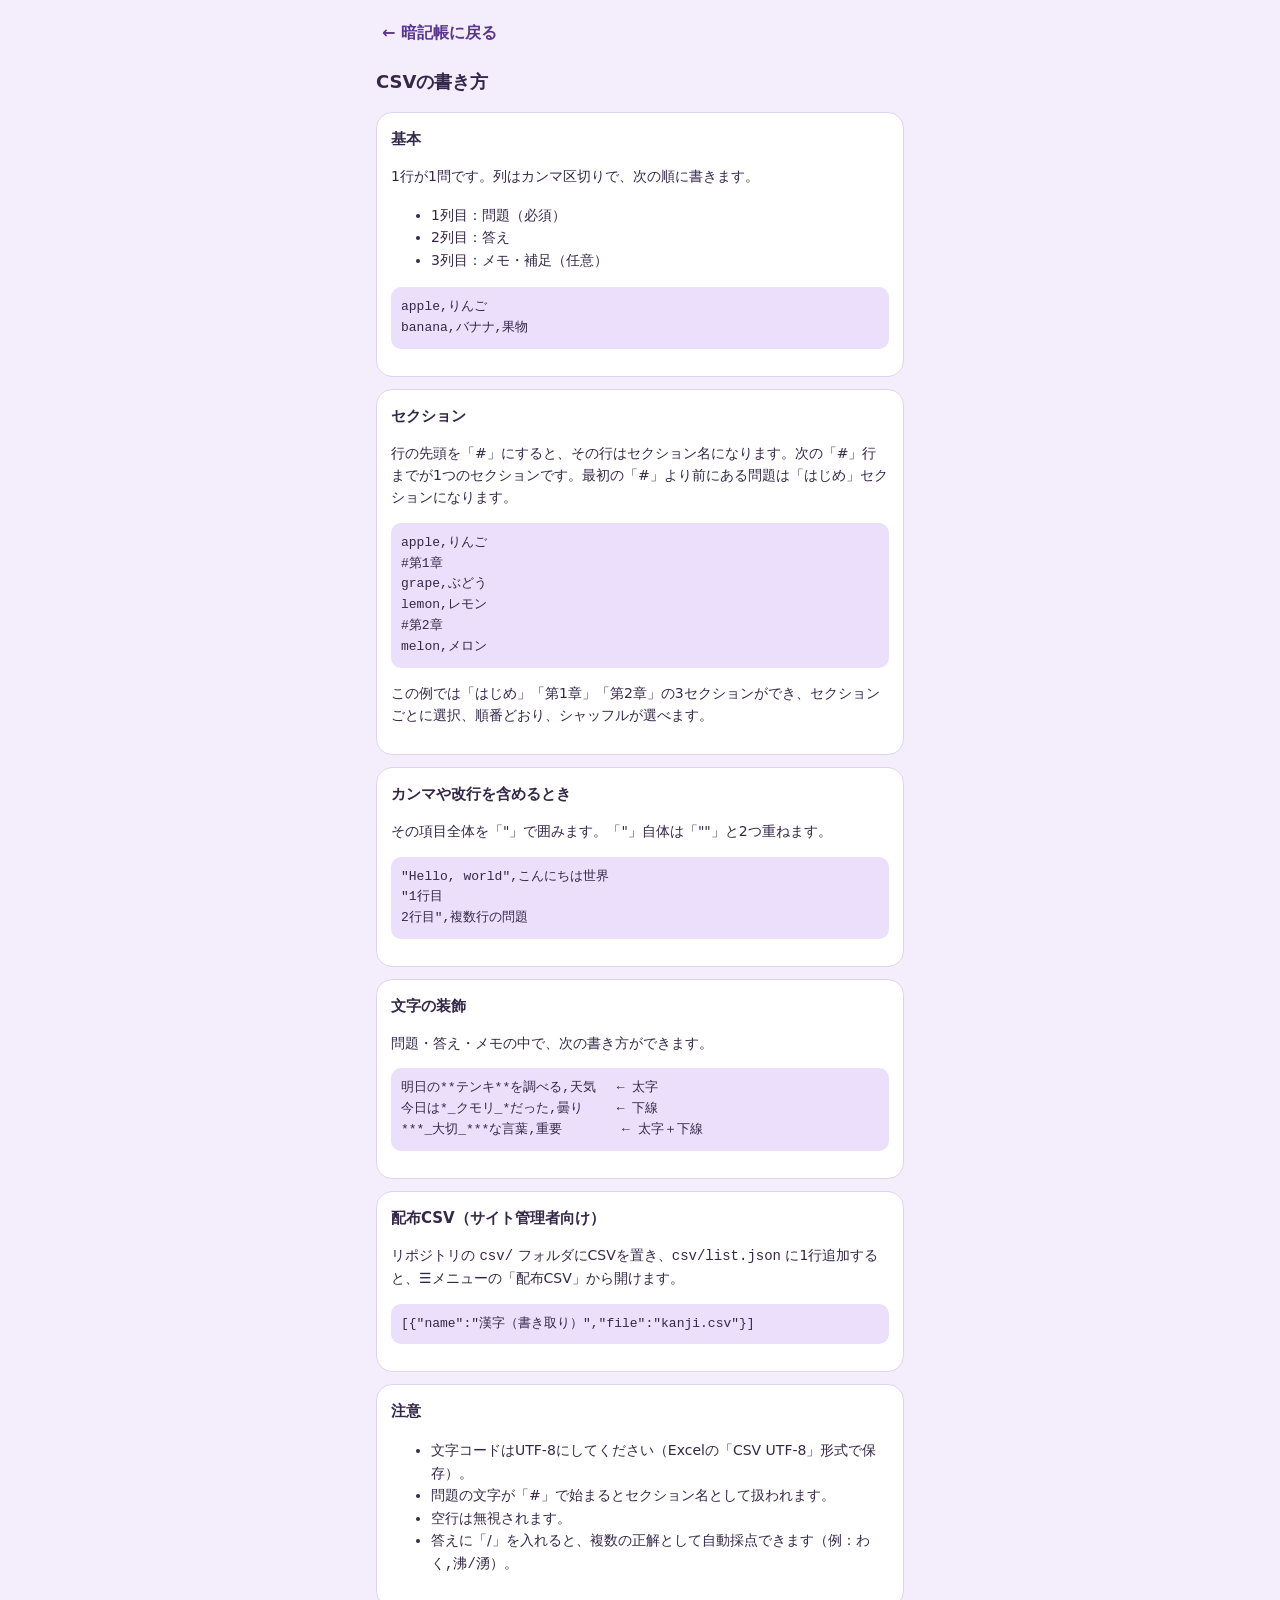
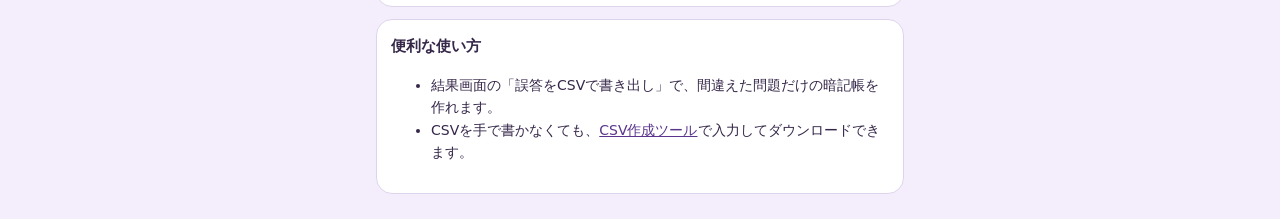
<file: csv-guide.html>
<!DOCTYPE html>
<html lang="ja">
<head>
<meta charset="utf-8">
<meta name="viewport" content="width=device-width, initial-scale=1, viewport-fit=cover">
<title>CSVの書き方 - 暗記帳</title>
<link rel="icon" href="icon.svg" type="image/svg+xml">
<link rel="stylesheet" href="common.css">
</head>
<body>
<div class="wrap guide">
  <div class="bar2"><a class="lk" href="index.html" style="text-decoration:none">← 暗記帳に戻る</a></div>
  <h2>CSVの書き方</h2>
  <div class="card"><h3>基本</h3>
    <p>1行が1問です。列はカンマ区切りで、次の順に書きます。</p>
    <ul><li>1列目：問題（必須）</li><li>2列目：答え</li><li>3列目：メモ・補足（任意）</li></ul>
<pre>apple,りんご
banana,バナナ,果物</pre></div>
  <div class="card"><h3>セクション</h3>
    <p>行の先頭を「#」にすると、その行はセクション名になります。次の「#」行までが1つのセクションです。最初の「#」より前にある問題は「はじめ」セクションになります。</p>
<pre>apple,りんご
#第1章
grape,ぶどう
lemon,レモン
#第2章
melon,メロン</pre>
    <p>この例では「はじめ」「第1章」「第2章」の3セクションができ、セクションごとに選択、順番どおり、シャッフルが選べます。</p></div>
  <div class="card"><h3>カンマや改行を含めるとき</h3>
    <p>その項目全体を「"」で囲みます。「"」自体は「""」と2つ重ねます。</p>
<pre>"Hello, world",こんにちは世界
"1行目
2行目",複数行の問題</pre></div>
  <div class="card"><h3>文字の装飾</h3>
    <p>問題・答え・メモの中で、次の書き方ができます。</p>
<pre>明日の**テンキ**を調べる,天気 　← 太字
今日は*_クモリ_*だった,曇り 　　← 下線
***_大切_***な言葉,重要 　　　　← 太字＋下線</pre></div>
  <div class="card"><h3>配布CSV（サイト管理者向け）</h3>
    <p>リポジトリの <code>csv/</code> フォルダにCSVを置き、<code>csv/list.json</code> に1行追加すると、☰メニューの「配布CSV」から開けます。</p>
<pre>[{"name":"漢字（書き取り）","file":"kanji.csv"}]</pre></div>
  <div class="card"><h3>注意</h3>
    <ul><li>文字コードはUTF-8にしてください（Excelの「CSV UTF-8」形式で保存）。</li>
    <li>問題の文字が「#」で始まるとセクション名として扱われます。</li>
    <li>空行は無視されます。</li>
    <li>答えに「/」を入れると、複数の正解として自動採点できます（例：<code>わく,沸/湧</code>）。</li></ul></div>
  <div class="card"><h3>便利な使い方</h3>
    <ul><li>結果画面の「誤答をCSVで書き出し」で、間違えた問題だけの暗記帳を作れます。</li>
    <li>CSVを手で書かなくても、<a href="editor.html" style="color:var(--lk)">CSV作成ツール</a>で入力してダウンロードできます。</li></ul></div>
</div>
<script src="common.js"></script>
</body>
</html>
</file>
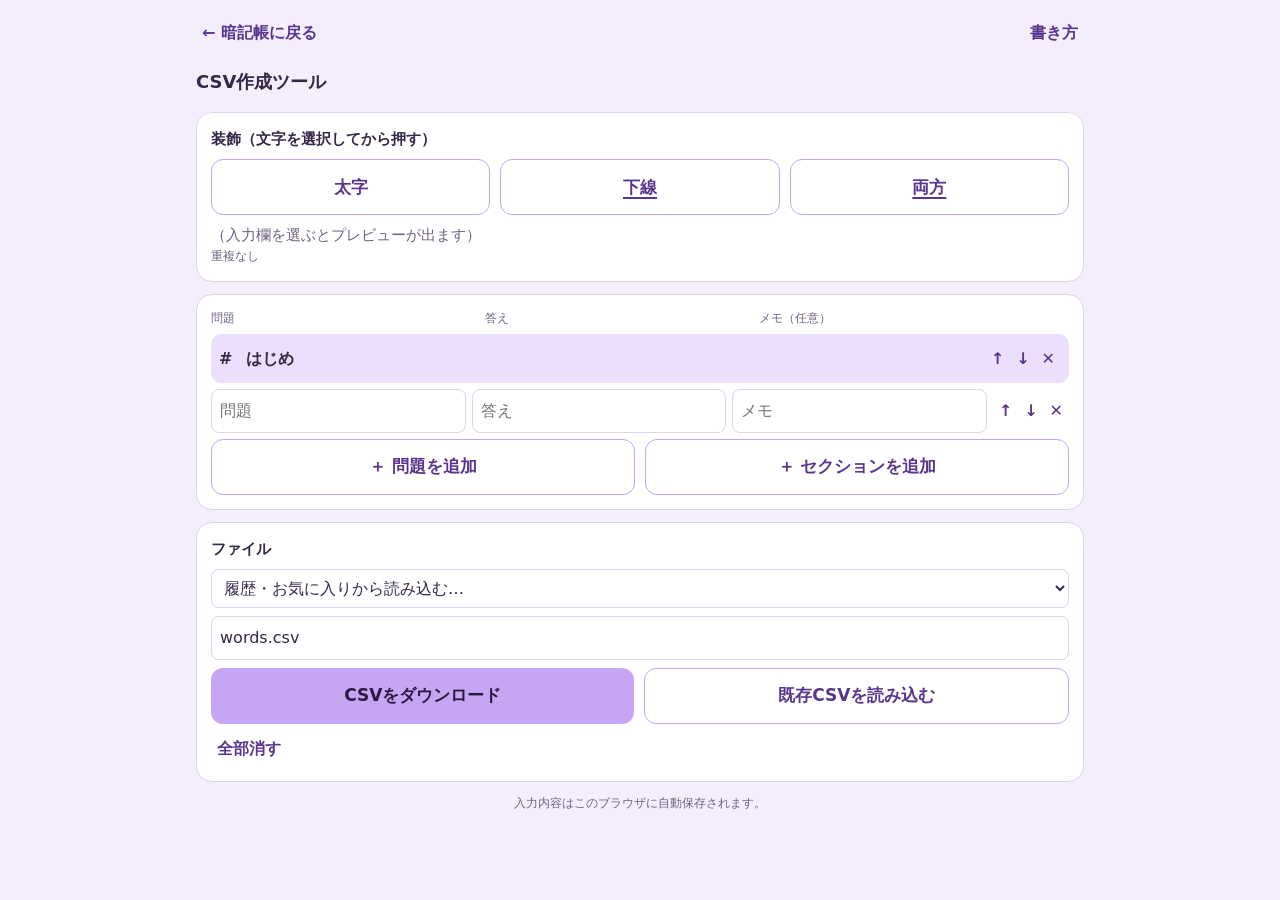
<file: editor.html>
<!DOCTYPE html>
<html lang="ja">
<head>
<meta charset="utf-8">
<meta name="viewport" content="width=device-width, initial-scale=1, viewport-fit=cover">
<title>CSV作成ツール - 暗記帳</title>
<link rel="icon" href="icon.svg" type="image/svg+xml">
<link rel="stylesheet" href="common.css">
</head>
<body>
<div class="wrap wide">
  <div class="bar2"><a class="lk" href="index.html" style="text-decoration:none">← 暗記帳に戻る</a><a class="lk" href="csv-guide.html" style="text-decoration:none">書き方</a></div>
  <h2>CSV作成ツール</h2>
  <div class="card"><h3>装飾（文字を選択してから押す）</h3>
    <div class="btns" style="flex-wrap:wrap"><button class="btn ghost" data-w="**" style="width:auto;flex:1"><b>太字</b></button><button class="btn ghost" data-w="*_" style="width:auto;flex:1"><u>下線</u></button><button class="btn ghost" data-w="***_" style="width:auto;flex:1"><b><u>両方</u></b></button></div>
    <div id="prev" class="hint" style="text-align:left">（入力欄を選ぶとプレビューが出ます）</div>
    <div id="dup" class="hint" style="text-align:left"></div></div>
  <div class="card">
    <div class="erow ehead" style="font-size:12px;color:var(--sub)"><span>問題</span><span>答え</span><span>メモ（任意）</span><span style="width:36px"></span></div>
    <div id="rows"></div>
    <div class="btns"><button class="btn ghost" id="addC">＋ 問題を追加</button><button class="btn ghost" id="addS">＋ セクションを追加</button></div>
  </div>
  <div class="card"><h3>ファイル</h3>
    <select id="libSel" style="margin-bottom:8px"></select>
    <input type="text" id="fname" value="words.csv" aria-label="ファイル名">
    <div class="btns" style="margin-top:8px"><button class="btn" id="dl">CSVをダウンロード</button>
    <label class="btn ghost">既存CSVを読み込む<input type="file" id="imp" accept=".csv,.txt" hidden></label></div>
    <button class="lk" id="clr" style="margin-top:6px">全部消す</button>
  </div>
  <p class="hint">入力内容はこのブラウザに自動保存されます。</p>
</div>
<script src="common.js"></script>
<script>
const $=id=>document.getElementById(id);
const fmt=t=>esc(t).replace(/\*_(.+?)_\*/g,'<u>$1</u>').replace(/\*\*(.+?)\*\*/g,'<b>$1</b>');
let lastIn=null;
const esc=s=>String(s).replace(/[&<>"]/g,c=>({'&':'&amp;','<':'&lt;','>':'&gt;','"':'&quot;'}[c]));
let rows=S.get('editor',[{t:'s',q:'はじめ'},{t:'c',q:'',a:'',m:''}]);
const save=()=>S.set('editor',rows);
function render(){setTimeout(chk,0);$('rows').innerHTML=rows.map((r,i)=>r.t=='s'
 ?`<div class="erow sec"><b>#</b><input data-i="${i}" data-k="q" value="${esc(r.q)}" placeholder="セクション名"><span class="ebt"><button class="lk" data-u="${i}" aria-label="上へ">↑</button><button class="lk" data-v="${i}" aria-label="下へ">↓</button><button class="lk" data-d="${i}" aria-label="削除">✕</button></span></div>`
 :`<div class="erow c" data-i="${i}"><input data-i="${i}" data-k="q" value="${esc(r.q)}" placeholder="問題"><input data-i="${i}" data-k="a" value="${esc(r.a)}" placeholder="答え"><input data-i="${i}" data-k="m" value="${esc(r.m)}" placeholder="メモ"><span class="ebt"><button class="lk" data-u="${i}" aria-label="上へ">↑</button><button class="lk" data-v="${i}" aria-label="下へ">↓</button><button class="lk" data-d="${i}" aria-label="削除">✕</button></span></div>`).join('')}
$('rows').oninput=e=>{const d=e.target.dataset;if(d.i==null)return;rows[d.i][d.k]=e.target.value;save();chk();prev(d.i)};
$('rows').onclick=e=>{const d=e.target.dataset;let i;
  if(d.d!=null)rows.splice(+d.d,1);
  else if(d.u!=null&&+d.u>0){i=+d.u;[rows[i-1],rows[i]]=[rows[i],rows[i-1]]}
  else if(d.v!=null&&+d.v<rows.length-1){i=+d.v;[rows[i+1],rows[i]]=[rows[i],rows[i+1]]}
  else return;save();render()};
function add(r){rows.push(r);save();render();const els=$('rows').querySelectorAll('input');els[els.length-(r.t=='s'?1:3)].focus()}
$('addC').onclick=()=>add({t:'c',q:'',a:'',m:''});$('addS').onclick=()=>add({t:'s',q:''});
$('dl').onclick=()=>{const out=[];rows.forEach(r=>{if(r.t=='s')out.push(['#'+r.q.trim()]);else if(r.q.trim()||r.a.trim())out.push(r.m.trim()?[r.q.trim(),r.a.trim(),r.m.trim()]:[r.q.trim(),r.a.trim()])});
 let n=$('fname').value.trim()||'words.csv';if(!/\.csv$/i.test(n))n+='.csv';download(n,toCSV(out))};
function loadText(t,name){rows=parseCSV(t).filter(r=>(r[0]||'').trim()||(r[1]||'').trim()).map(r=>{const a=(r[0]||'').trim();return a.startsWith('#')?{t:'s',q:a.slice(1).trim()}:{t:'c',q:a,a:(r[1]||'').trim(),m:(r[2]||'').trim()}});$('fname').value=name;save();render()}
$('imp').onchange=async e=>{const f=e.target.files[0];if(!f)return;loadText(await f.text(),f.name);e.target.value=''};
const L=S.get('lib',[]);$('libSel').innerHTML='<option value="">履歴・お気に入りから読み込む…</option>'+L.map((x,i)=>`<option value="${i}">${x.fav?'★ ':''}${esc(x.name)}</option>`).join('');
$('libSel').onchange=e=>{const x=L[+e.target.value];if(x&&confirm('現在の編集内容を置き換えますか？'))loadText(x.text,x.name);e.target.value=''};
function prev(i){const r=rows[i];if(!r)return;$('prev').innerHTML=r.t=='s'?`<b>#${esc(r.q)}</b>`:`${fmt(r.q)} → ${fmt(r.a)}${r.m?' <small>（'+fmt(r.m)+'）</small>':''}`}
function chk(){const m={};rows.forEach(r=>{const q=r.t=='c'&&r.q.trim();if(q)m[q]=(m[q]||0)+1});let n=0;document.querySelectorAll('#rows .erow.c').forEach(el=>{const q=rows[el.dataset.i].q.trim(),d=q&&m[q]>1;el.classList.toggle('dup',!!d);if(d)n++});$('dup').textContent=n?`⚠ 同じ問題が重複しています（${n}行・赤枠）`:'重複なし'}
$('rows').addEventListener('focusin',e=>{if(e.target.dataset.i!=null){lastIn=e.target;prev(e.target.dataset.i)}});
document.querySelectorAll('[data-w]').forEach(b=>{b.onmousedown=e=>e.preventDefault();b.onclick=()=>{const el=lastIn;if(!el)return alert('入力欄を選んでから押してください');const s=el.selectionStart,t=el.selectionEnd;if(s==t)return alert('装飾したい文字を選択してから押してください');const w=b.dataset.w,c={'**':'**','*_':'_*','***_':'_***'}[w],v=el.value;el.value=v.slice(0,s)+w+v.slice(s,t)+c+v.slice(t);rows[el.dataset.i][el.dataset.k]=el.value;save();prev(el.dataset.i)}});
$('clr').onclick=()=>{if(confirm('入力内容をすべて消しますか？')){rows=[{t:'c',q:'',a:'',m:''}];save();render()}};
render();chk();
</script>
</body>
</html>
</file>
<file: common.css>
:root{--h:265;--bg:hsl(var(--h) 70% 96%);--sf:#fff;--ink:hsl(var(--h) 30% 22%);--sub:hsl(var(--h) 15% 45%);--ln:hsl(var(--h) 40% 88%);--pri:hsl(var(--h) 75% 80%);--soft:hsl(var(--h) 80% 93%);--on:hsl(var(--h) 45% 18%);--lk:hsl(var(--h) 45% 38%);--ok:hsl(150 55% 76%);--ng:hsl(355 85% 83%);color-scheme:light;box-sizing:border-box;padding-top:env(safe-area-inset-top,0px);padding-bottom:env(safe-area-inset-bottom,0px)}
:root[data-p=pink]{--h:340}:root[data-p=peach]{--h:22}:root[data-p=lemon]{--h:48}:root[data-p=mint]{--h:150}:root[data-p=sky]{--h:205}:root[data-p=lavender]{--h:265}
:root[data-m=dark]{--bg:hsl(var(--h) 22% 13%);--sf:hsl(var(--h) 20% 19%);--ink:hsl(var(--h) 40% 93%);--sub:hsl(var(--h) 20% 72%);--ln:hsl(var(--h) 18% 28%);--pri:hsl(var(--h) 55% 72%);--soft:hsl(var(--h) 22% 25%);--lk:hsl(var(--h) 70% 82%);color-scheme:dark}
@media(prefers-color-scheme:dark){:root[data-m=auto]{--bg:hsl(var(--h) 22% 13%);--sf:hsl(var(--h) 20% 19%);--ink:hsl(var(--h) 40% 93%);--sub:hsl(var(--h) 20% 72%);--ln:hsl(var(--h) 18% 28%);--pri:hsl(var(--h) 55% 72%);--soft:hsl(var(--h) 22% 25%);--lk:hsl(var(--h) 70% 82%);color-scheme:dark}}
*{box-sizing:border-box}
html{scroll-padding-top:env(safe-area-inset-top,0px);height:100%}
body{margin:0;min-height:100%;background:var(--bg);color:var(--ink);font-family:system-ui,-apple-system,"Hiragino Sans","Noto Sans JP",sans-serif;line-height:1.6}
.wrap{max-width:560px;margin:0 auto;padding:14px 16px 28px;display:flex;flex-direction:column;gap:12px}
.bar,.bar2{display:flex;align-items:center;justify-content:space-between;gap:8px}
.bar h1{margin:0;font-size:20px;display:flex;align-items:center;gap:8px}
h2{margin:4px 0;font-size:18px}
.card{background:var(--sf);border:1px solid var(--ln);border-radius:16px;padding:14px}
.card h3{margin:0 0 8px;font-size:13px;color:var(--sub)}
.btn,button{font:inherit;cursor:pointer}
.btn{display:block;width:100%;text-align:center;padding:13px;border:0;border-radius:12px;background:var(--pri);color:var(--on);font-weight:700}
.btn.ghost{background:var(--sf);color:var(--lk);border:1px solid var(--pri)}
.btn.ok{background:var(--ok);color:#16301f}.btn.ng{background:var(--ng);color:#4a1620}
.btns{display:flex;gap:10px}
.lk{background:none;border:0;color:var(--lk);padding:6px;font-weight:600}
.ic{background:var(--sf);border:1px solid var(--ln);border-radius:10px;padding:6px 10px;font-size:18px;color:var(--ink)}
.drop{border:2px dashed var(--pri);background:var(--soft);border-radius:14px;padding:16px;text-align:center}
.drop label{display:inline-block;padding:8px 16px;background:var(--pri);color:var(--on);border-radius:10px;font-weight:700;cursor:pointer}
.row{display:flex;align-items:center;justify-content:space-between;gap:8px;padding:8px 0;border-bottom:1px solid var(--ln);font-size:14px}
.row:last-child{border-bottom:0}
input[type=checkbox]{width:18px;height:18px;accent-color:hsl(var(--h) 60% 65%);margin-right:8px;vertical-align:middle}
.seg,.tabs{display:flex;background:var(--soft);border-radius:10px;padding:3px;gap:3px}
.seg button,.tabs button{flex:1;border:0;background:none;padding:7px;border-radius:8px;color:var(--ink)}
.seg .on,.tabs .on{background:var(--pri);color:var(--on);font-weight:700}
.prog{height:6px;border-radius:3px;background:var(--ln);overflow:hidden}.prog i{display:block;height:100%;width:0;background:var(--pri);transition:width .3s}
.scene{perspective:1000px;height:290px;cursor:pointer;user-select:none;-webkit-user-select:none;touch-action:pan-y}
.fc{position:relative;width:100%;height:100%;transition:transform .5s;transform-style:preserve-3d}
.fc.flipped{transform:rotateY(180deg)}.fc.noanim{transition:none}
.face{position:absolute;inset:0;backface-visibility:hidden;-webkit-backface-visibility:hidden;background:var(--sf);border:1px solid var(--ln);border-radius:22px;box-shadow:0 8px 22px hsl(var(--h) 40% 50%/.18);display:flex;flex-direction:column;align-items:center;justify-content:center;gap:10px;padding:20px;text-align:center;overflow:auto}
.face.b{transform:rotateY(180deg);background:var(--soft)}
.tag{font-size:12px;color:var(--on);background:var(--pri);padding:2px 10px;border-radius:99px}
.big{font-size:26px;font-weight:700;word-break:break-word;white-space:pre-wrap}
.hint{margin:0;text-align:center;font-size:12px;color:var(--sub)}
.score{text-align:center}.score b{font-size:42px;color:var(--lk)}
.qrow{display:flex;align-items:center;justify-content:space-between;gap:10px;padding:11px 2px;border-bottom:1px solid var(--ln)}
.qrow:last-child{border-bottom:0}.qrow .ans{color:var(--lk);font-weight:700;margin-right:6px}
.box{background:none;border:0;font-size:28px;line-height:1;color:var(--lk);padding:0 4px}
footer{text-align:center;font-size:13px;color:var(--sub);margin-top:6px}footer a{color:var(--lk)}
dialog{border:1px solid var(--ln);border-radius:18px;background:var(--sf);color:var(--ink);width:min(92vw,400px)}
dialog::backdrop{background:#0006}
.sw{display:flex;gap:10px;flex-wrap:wrap;margin:8px 0 14px}
.sw button{width:40px;height:40px;border-radius:50%;border:3px solid transparent;background:hsl(var(--c) 75% 80%)}
.sw button.on{border-color:var(--ink)}
select,input:not([type=checkbox]):not([type=file]),textarea{font:inherit;color:var(--ink);background:var(--sf);border:1px solid var(--ln);border-radius:8px;padding:8px;width:100%}
pre{background:var(--soft);padding:10px;border-radius:10px;overflow-x:auto;font-size:13px}
.guide p,.guide li{font-size:14px}
.erow{display:grid;grid-template-columns:1fr 1fr 1fr auto;gap:6px;margin-bottom:6px;align-items:center}
.erow>*{min-width:0}
.erow.sec{grid-template-columns:auto 1fr auto;background:var(--soft);border-radius:10px;padding:4px 8px}
.erow.sec input{background:none;border:0;font-weight:700}
.wrap.wide{max-width:920px}
.lbl{font-size:12px;color:var(--sub);margin:12px 0 6px}
.wrap>section{animation:in .3s ease}
@keyframes in{from{opacity:0;transform:translateY(12px)}to{opacity:1;transform:none}}
@media(prefers-reduced-motion:reduce){.wrap>section{animation:none}}
@media(max-width:640px){.ehead{display:none}.erow.c{grid-template-columns:1fr auto;background:var(--soft);border-radius:12px;padding:8px}.erow.c input{grid-column:1}.erow.c button{grid-column:2;grid-row:1/4}}
.wrap>section.wrap{width:100%}
dialog.full{position:fixed;inset:0;width:100%;height:100%;max-width:none;max-height:none;margin:0;padding:env(safe-area-inset-top,0px) 0 env(safe-area-inset-bottom,0px);border:0;border-radius:0;background:var(--bg);color:var(--ink);overflow:auto}
dialog.full[open]{animation:in .3s ease}
.in{width:100%;max-width:720px;min-height:100%;margin:0 auto;padding:12px 16px 20px;display:flex;flex-direction:column;gap:12px}
#study .scene{flex:1;height:auto;min-height:260px}
dialog.full .big{font-size:clamp(26px,6vw,40px)}
[hidden]{display:none!important}
.scene{position:relative}
.fc{position:absolute;inset:0;width:auto;height:auto}
.big{font-weight:500}b{font-weight:800}u{text-decoration-thickness:2px;text-underline-offset:4px}
.qrow{align-items:flex-start}.qa{flex:1;min-width:0;word-break:break-word}.qa .ans{margin-top:4px}
.ctl{display:flex;gap:2px;flex:none;align-items:flex-start}.sw1{background:none;border:0;font-size:20px;color:var(--sub);padding:2px 6px}
#menu{max-height:85vh;overflow:auto}
:root[data-p=white]{--bg:#f5f5f5;--sf:#fff;--ink:#222;--sub:#666;--ln:#ddd;--pri:#e2e2e2;--soft:#efefef;--on:#111;--lk:#333;color-scheme:light}
:root[data-p=black]{--bg:#000;--sf:#111;--ink:#eee;--sub:#aaa;--ln:#333;--pri:#555;--soft:#1c1c1c;--on:#fff;--lk:#ddd;color-scheme:dark}
.lk{white-space:nowrap}.bar2{flex-wrap:wrap}
.stars{display:flex;justify-content:center;gap:4px}.stars button{background:none;border:0;font-size:28px;color:var(--lk);padding:0 4px}
#sheet{position:absolute;left:0;right:0;height:180px;background:rgba(255,30,30,.88);mix-blend-mode:multiply;pointer-events:none;border-radius:10px}
#sh{position:absolute;right:8px;width:44px;height:44px;border-radius:50%;border:0;background:#e22;color:#fff;font-size:22px;touch-action:none;z-index:5;box-shadow:0 2px 6px #0005}
.redmode .ans{color:#f00}
input.tg{-webkit-appearance:none;appearance:none;width:46px;height:26px;border-radius:13px;background:var(--ln);position:relative;margin:0;flex:none;cursor:pointer;transition:background .2s}
input.tg::after{content:"";position:absolute;top:3px;left:3px;width:20px;height:20px;border-radius:50%;background:var(--sf);box-shadow:0 0 0 1px var(--sub);transition:transform .2s}
input.tg:checked{background:var(--lk)}input.tg:checked::after{transform:translateX(20px);box-shadow:none}
.cnt{display:flex;align-items:center;gap:6px}.cnt button{width:36px;height:36px;border-radius:50%;border:1px solid var(--pri);background:var(--sf);color:var(--lk);font-size:20px;line-height:1;padding:0}
.cnt input[type=number]{width:64px!important;text-align:center}
.ebt{display:flex;gap:0}.erow.c .ebt{justify-content:flex-end}
.erow.dup{outline:2px solid #e55;border-radius:8px}
#prev{margin-top:8px;font-size:15px;min-height:1.6em}
@media(max-width:640px){.erow.c .ebt{grid-column:2;grid-row:1/4;flex-direction:column}}
.card h3{font-size:15px;color:var(--ink)}
.btn{min-height:48px}.btn:disabled{opacity:.45;cursor:not-allowed}
.btns .btn{min-height:56px;font-size:17px}.seg button{min-height:40px}
:focus-visible{outline:3px solid var(--lk);outline-offset:2px}
.startcard{position:sticky;bottom:8px;z-index:3;box-shadow:0 8px 24px hsl(var(--h) 40% 30%/.28)}
details.adv{margin-top:10px;border-top:1px solid var(--ln);padding-top:4px}
details.adv summary{cursor:pointer;font-weight:700;color:var(--lk);padding:10px 0}
.row.off{opacity:.45}
#av{text-align:center;font-weight:700;margin:0}.btn.sug{outline:4px solid var(--ink);outline-offset:2px}
</file>
